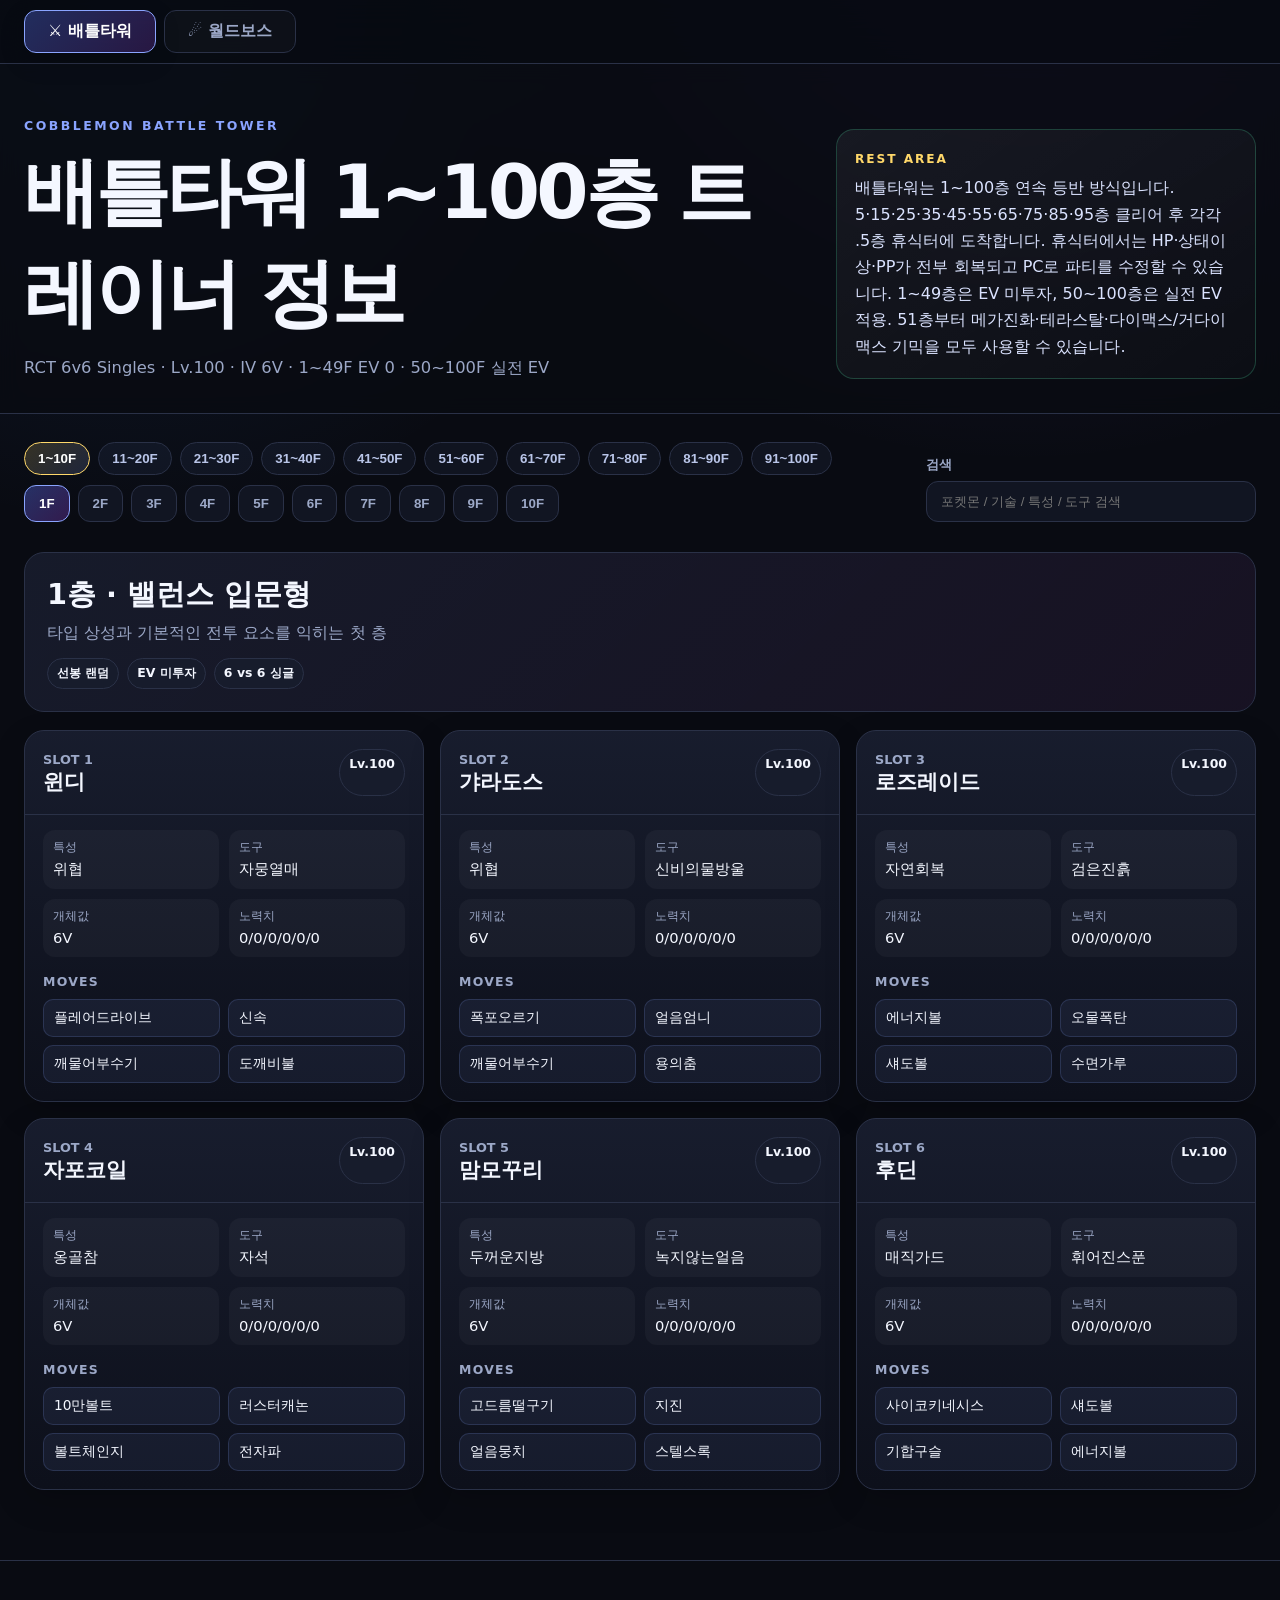
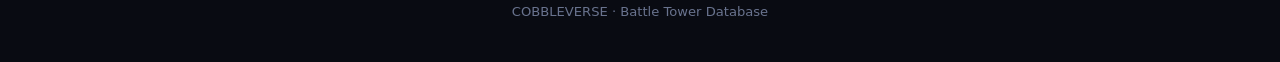
<file: index.html>
<!doctype html>
<html lang="ko">
<head>
  <meta charset="utf-8" />
  <meta name="viewport" content="width=device-width,initial-scale=1" />
  <title>COBBLEVERSE 콘텐츠 정보 · 배틀타워</title>
  <meta name="description" content="Cobblemon Battle Tower 1~100층 트레이너 파티 정보" />
  <link rel="stylesheet" href="style.css?v=20260814-content-tabs" />
</head>
<body>
  <nav class="site-tabs" aria-label="콘텐츠 선택">
    <div class="site-tabs-inner">
      <a class="site-tab active" href="index.html" aria-current="page">⚔ 배틀타워</a>
      <a class="site-tab" href="worldboss.html">☄ 월드보스</a>
    </div>
  </nav>
  <header class="hero">
    <div class="hero-inner">
      <div>
        <p class="eyebrow">COBBLEMON BATTLE TOWER</p>
        <h1>배틀타워 1~100층 트레이너 정보</h1>
        <p id="formatText" class="subtitle">불러오는 중...</p>
      </div>
      <div class="rule-stack">
        <div class="rule-card rest-rule">
          <span class="rule-label">REST AREA</span>
          <p id="restText">불러오는 중...</p>
        </div>
      </div>
    </div>
  </header>

  <main class="container">
    <section class="toolbar">
      <div class="floor-selectors">
        <div class="range-nav" id="rangeNav"></div>
        <div class="floor-nav" id="floorNav"></div>
      </div>
      <label class="search">
        <span>검색</span>
        <input id="searchInput" type="search" placeholder="포켓몬 / 기술 / 특성 / 도구 검색" />
      </label>
    </section>

    <section id="floorHeader" class="floor-header"></section>
    <section id="teamGrid" class="team-grid"></section>
    <p id="emptyMessage" class="empty" hidden>검색 결과가 없습니다.</p>
  </main>

  <footer>
    <p>COBBLEVERSE · Battle Tower Database</p>
  </footer>

  <script src="app.js?v=20260814-content-tabs"></script>
</body>
</html>
</file>
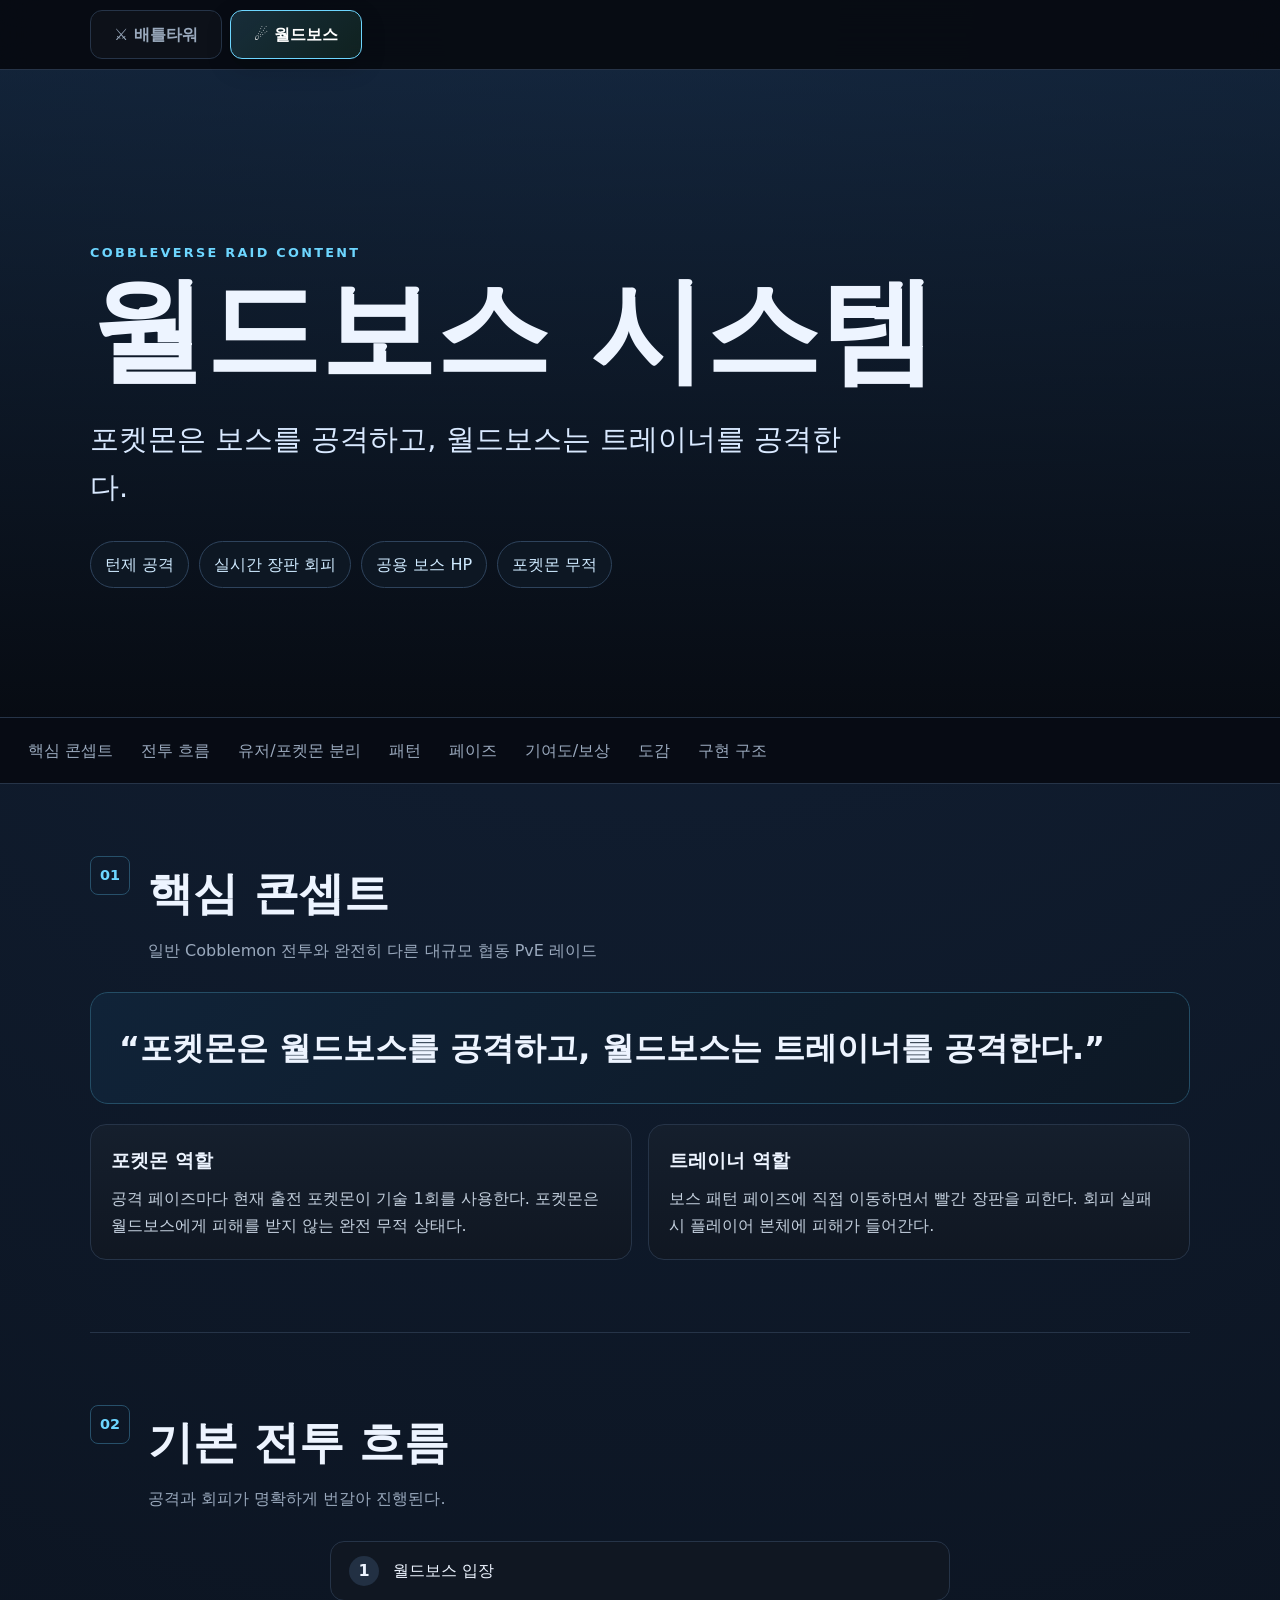
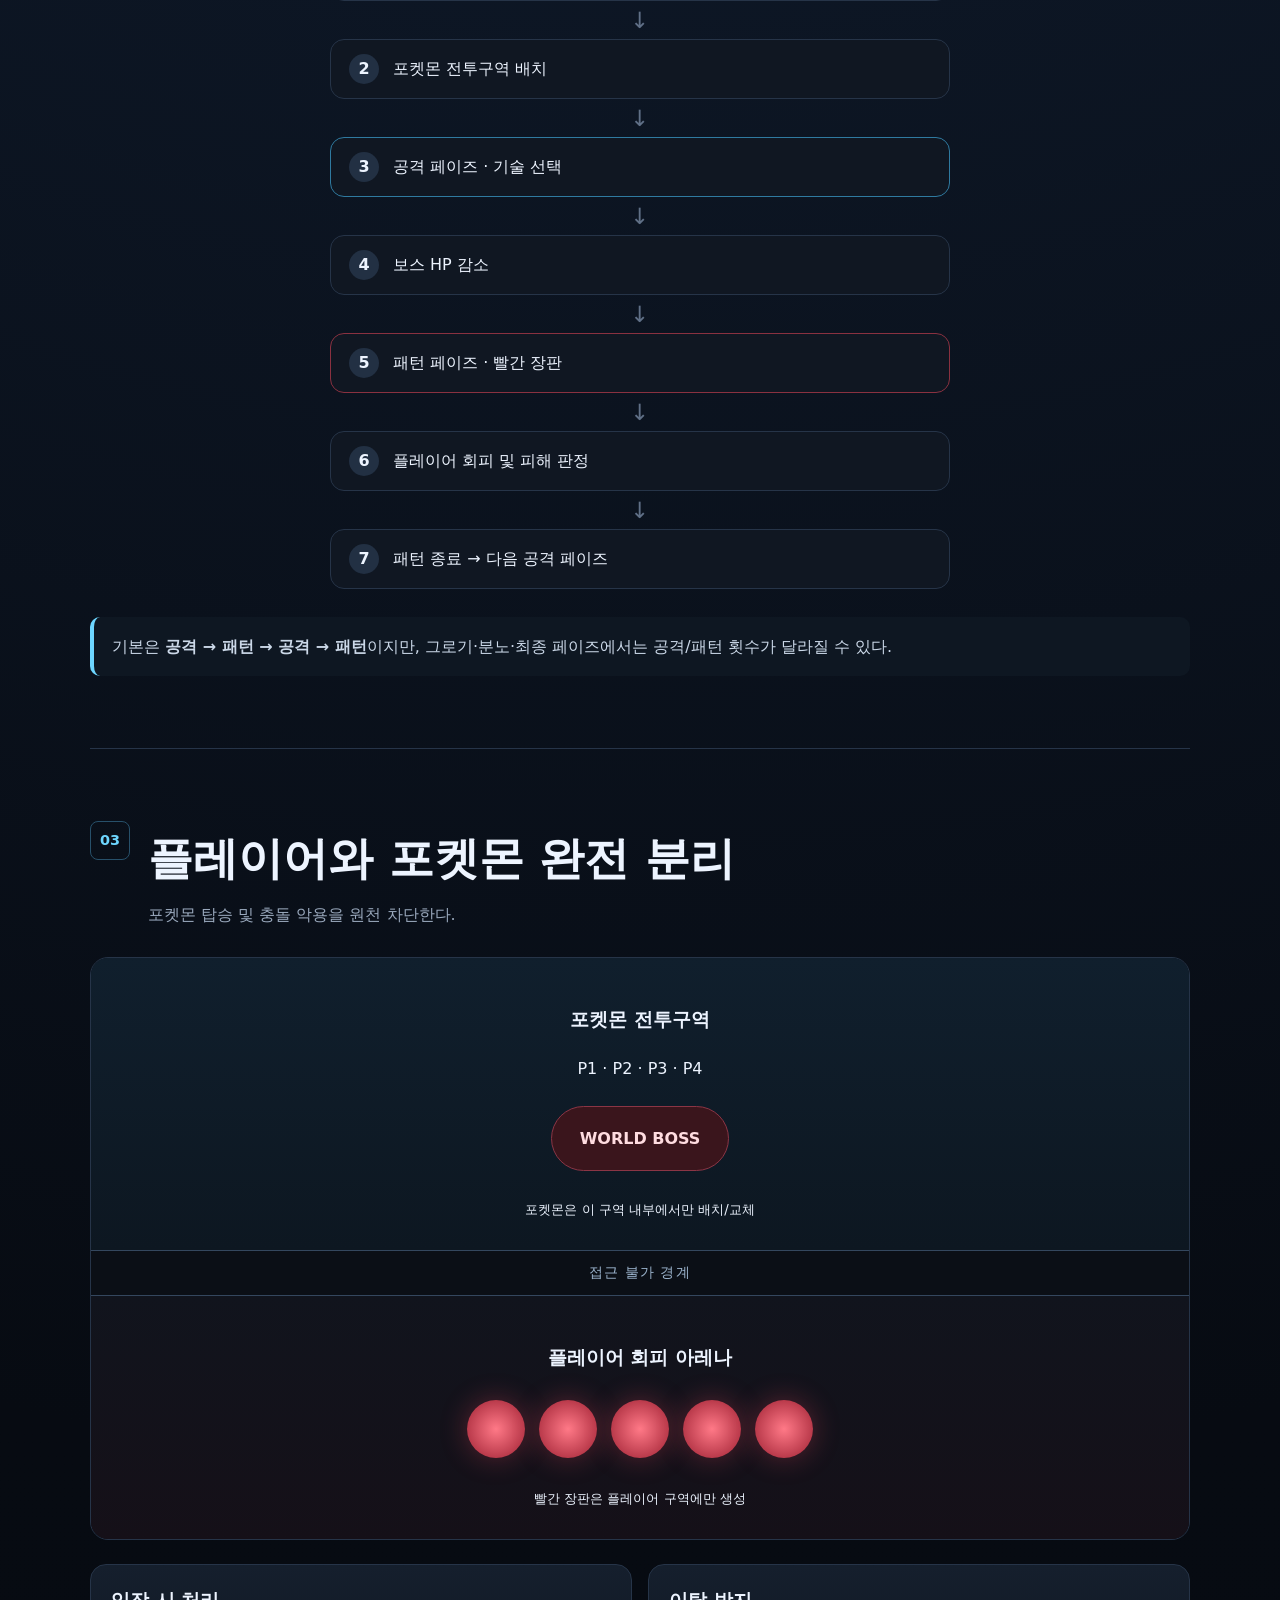
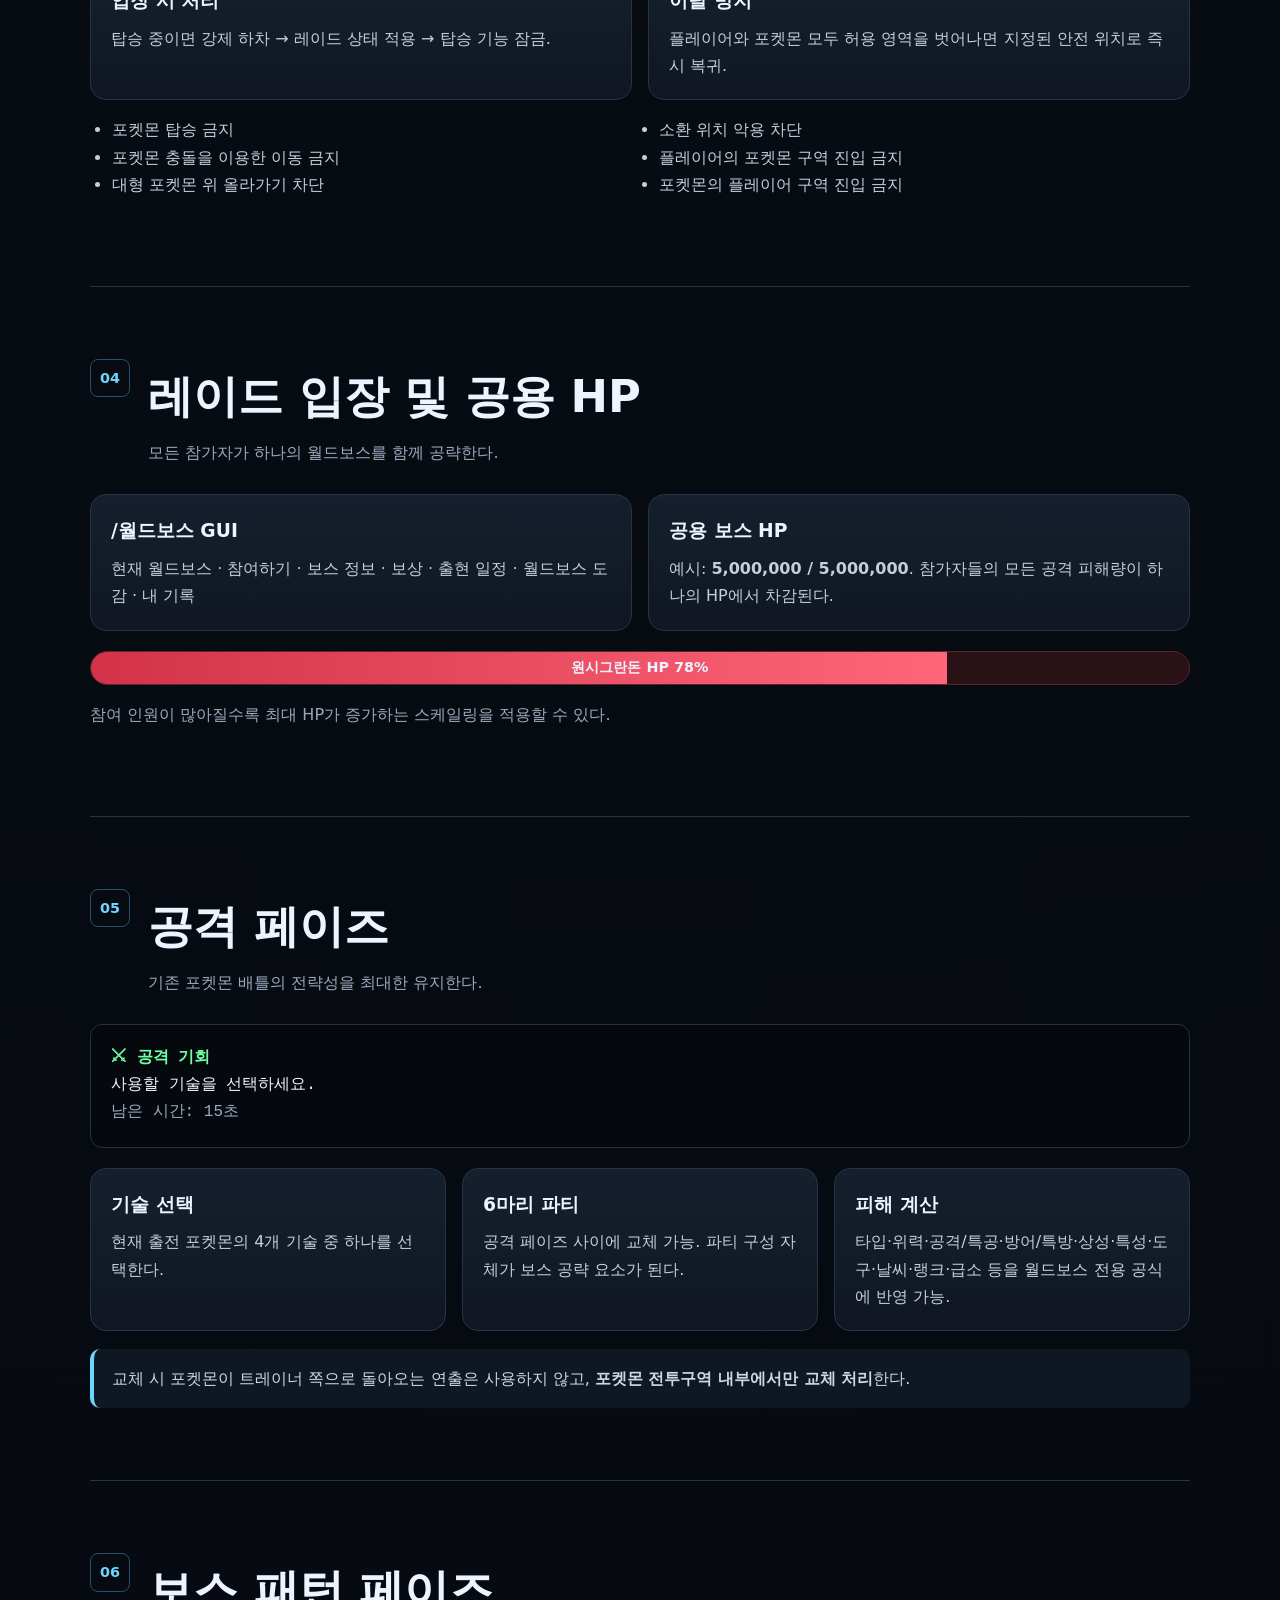
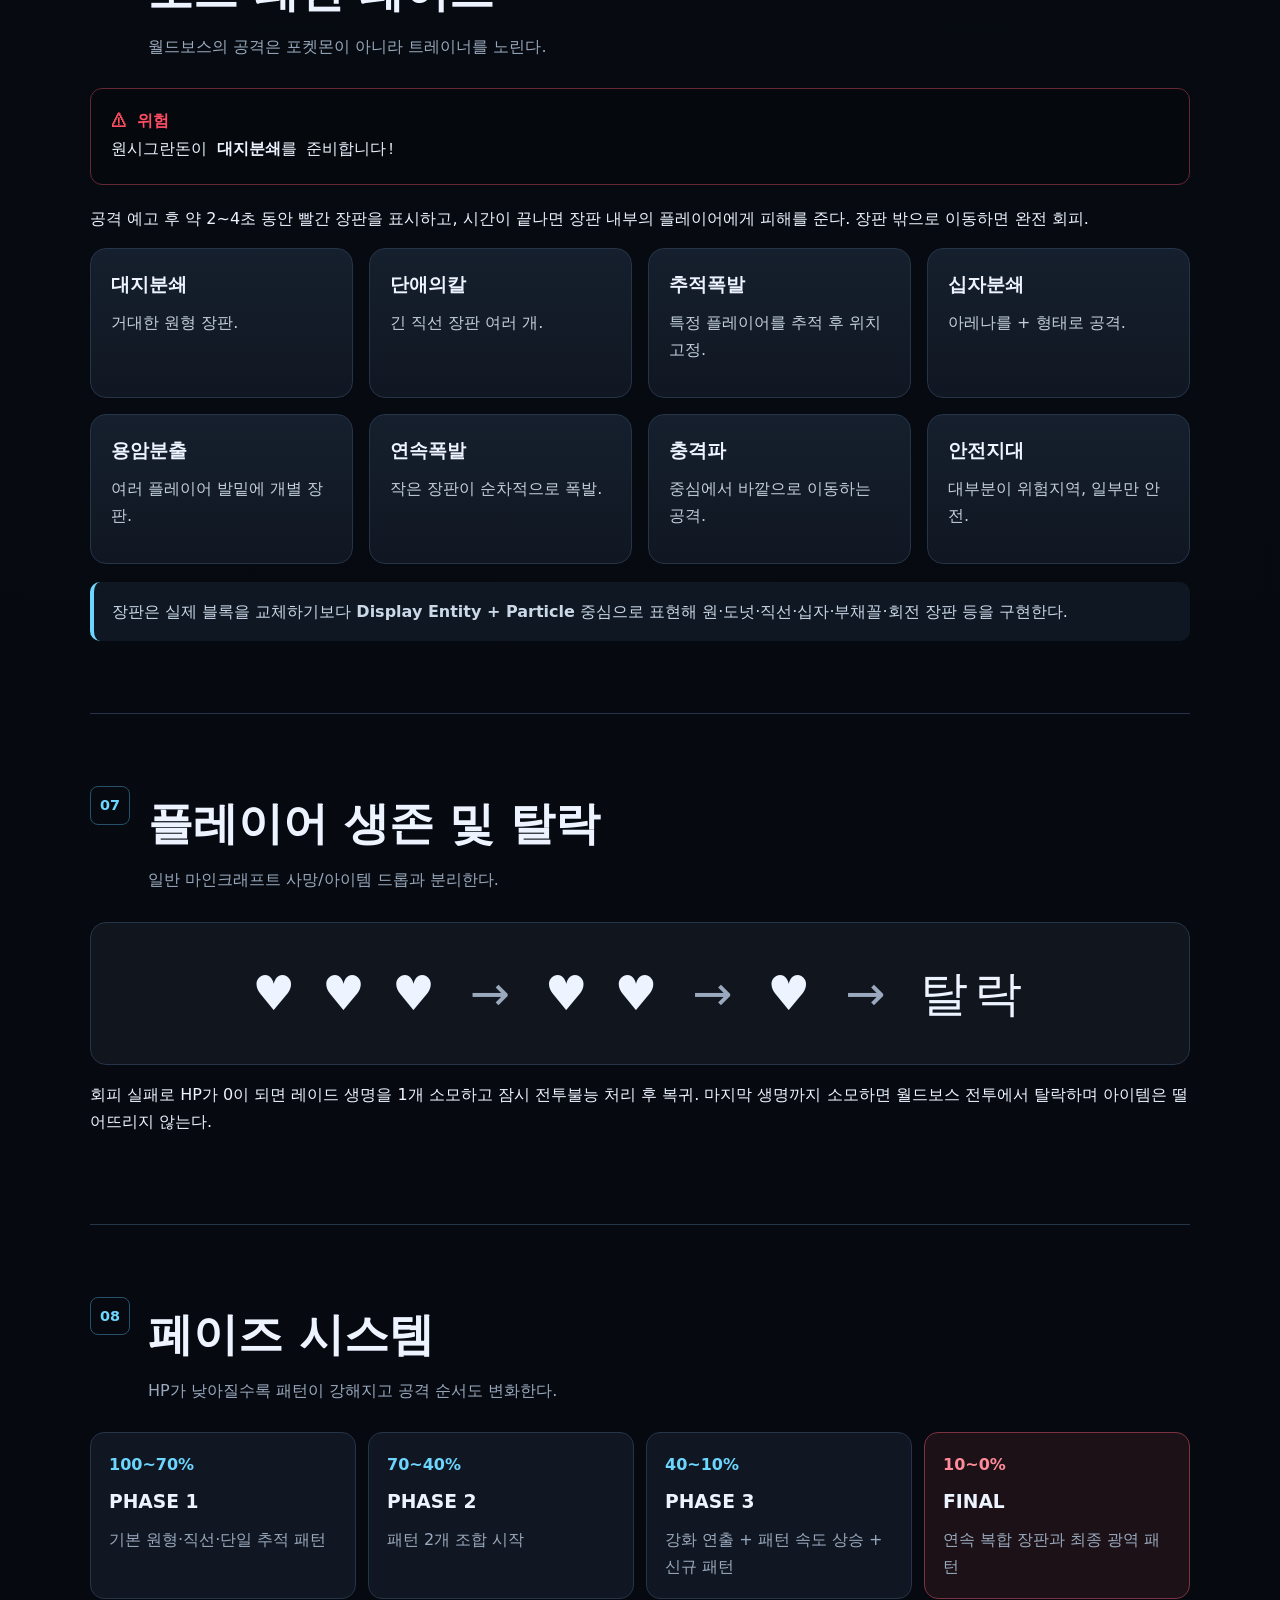
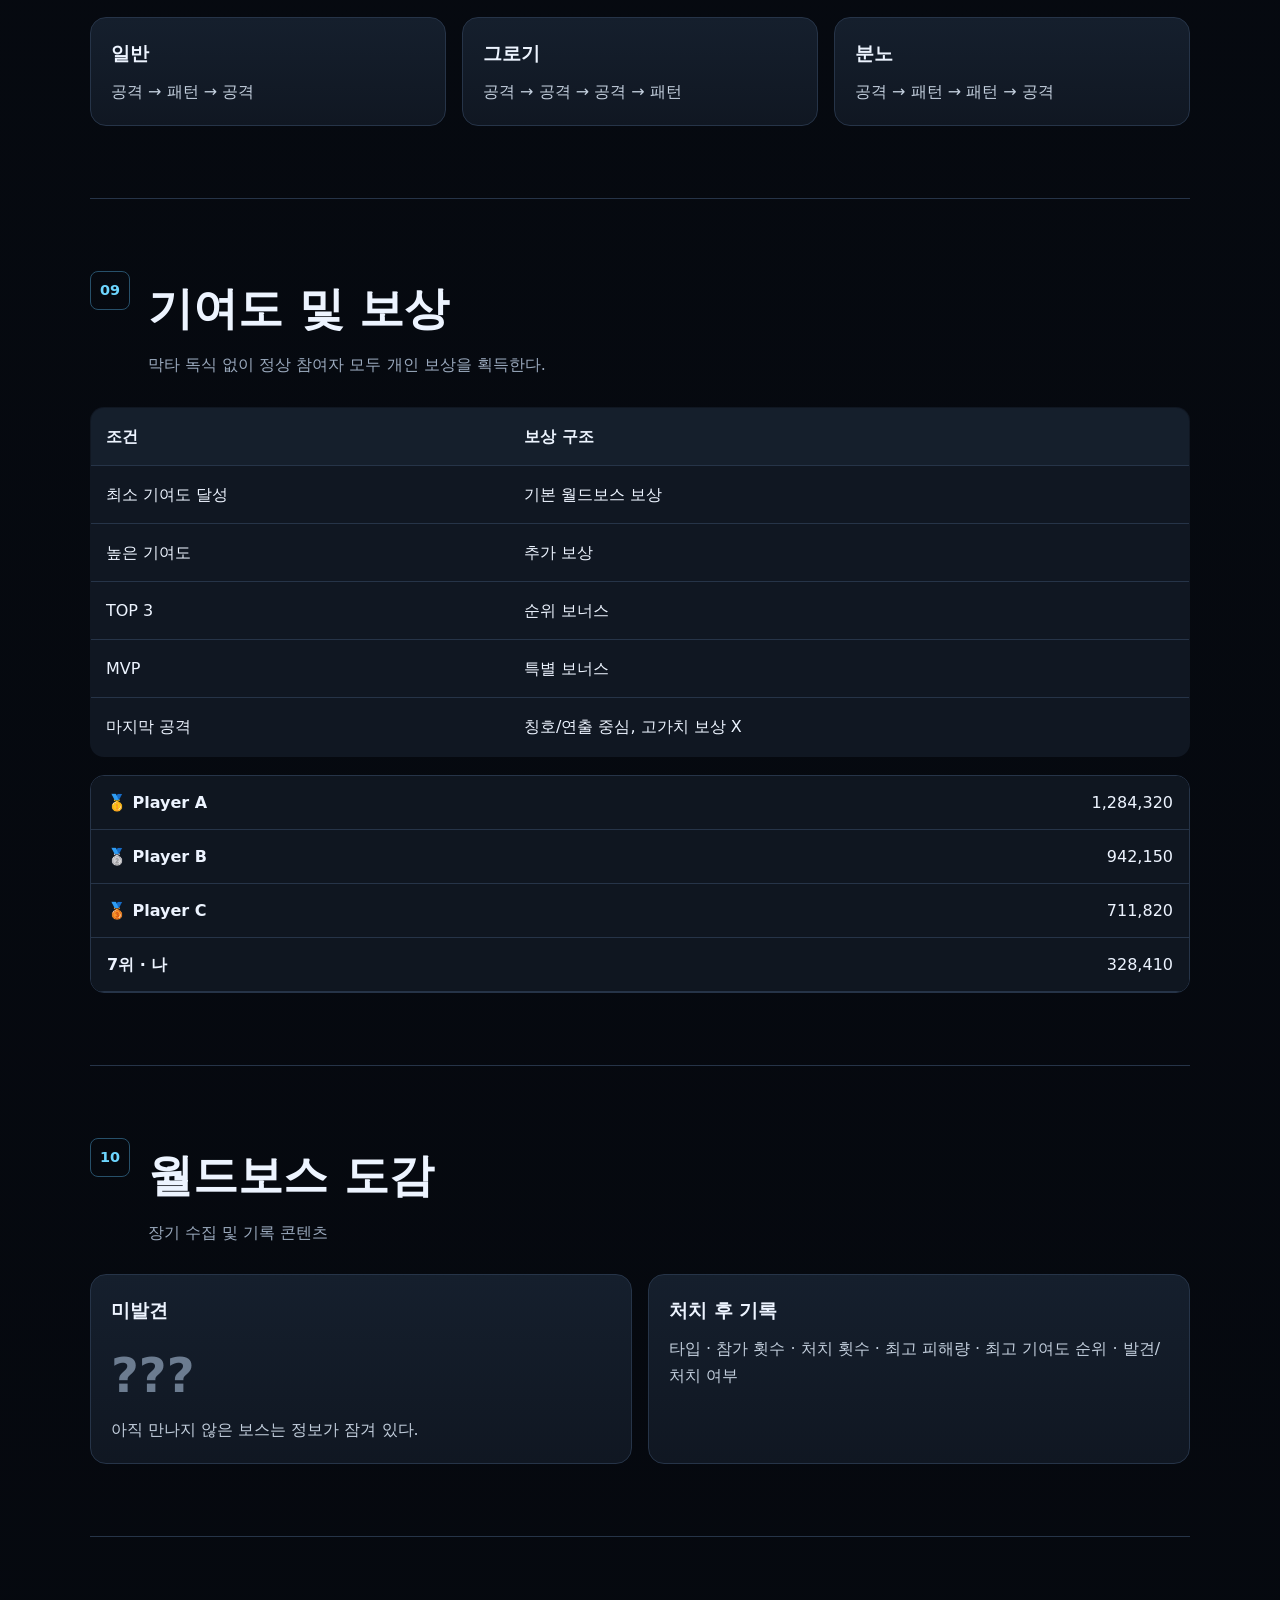
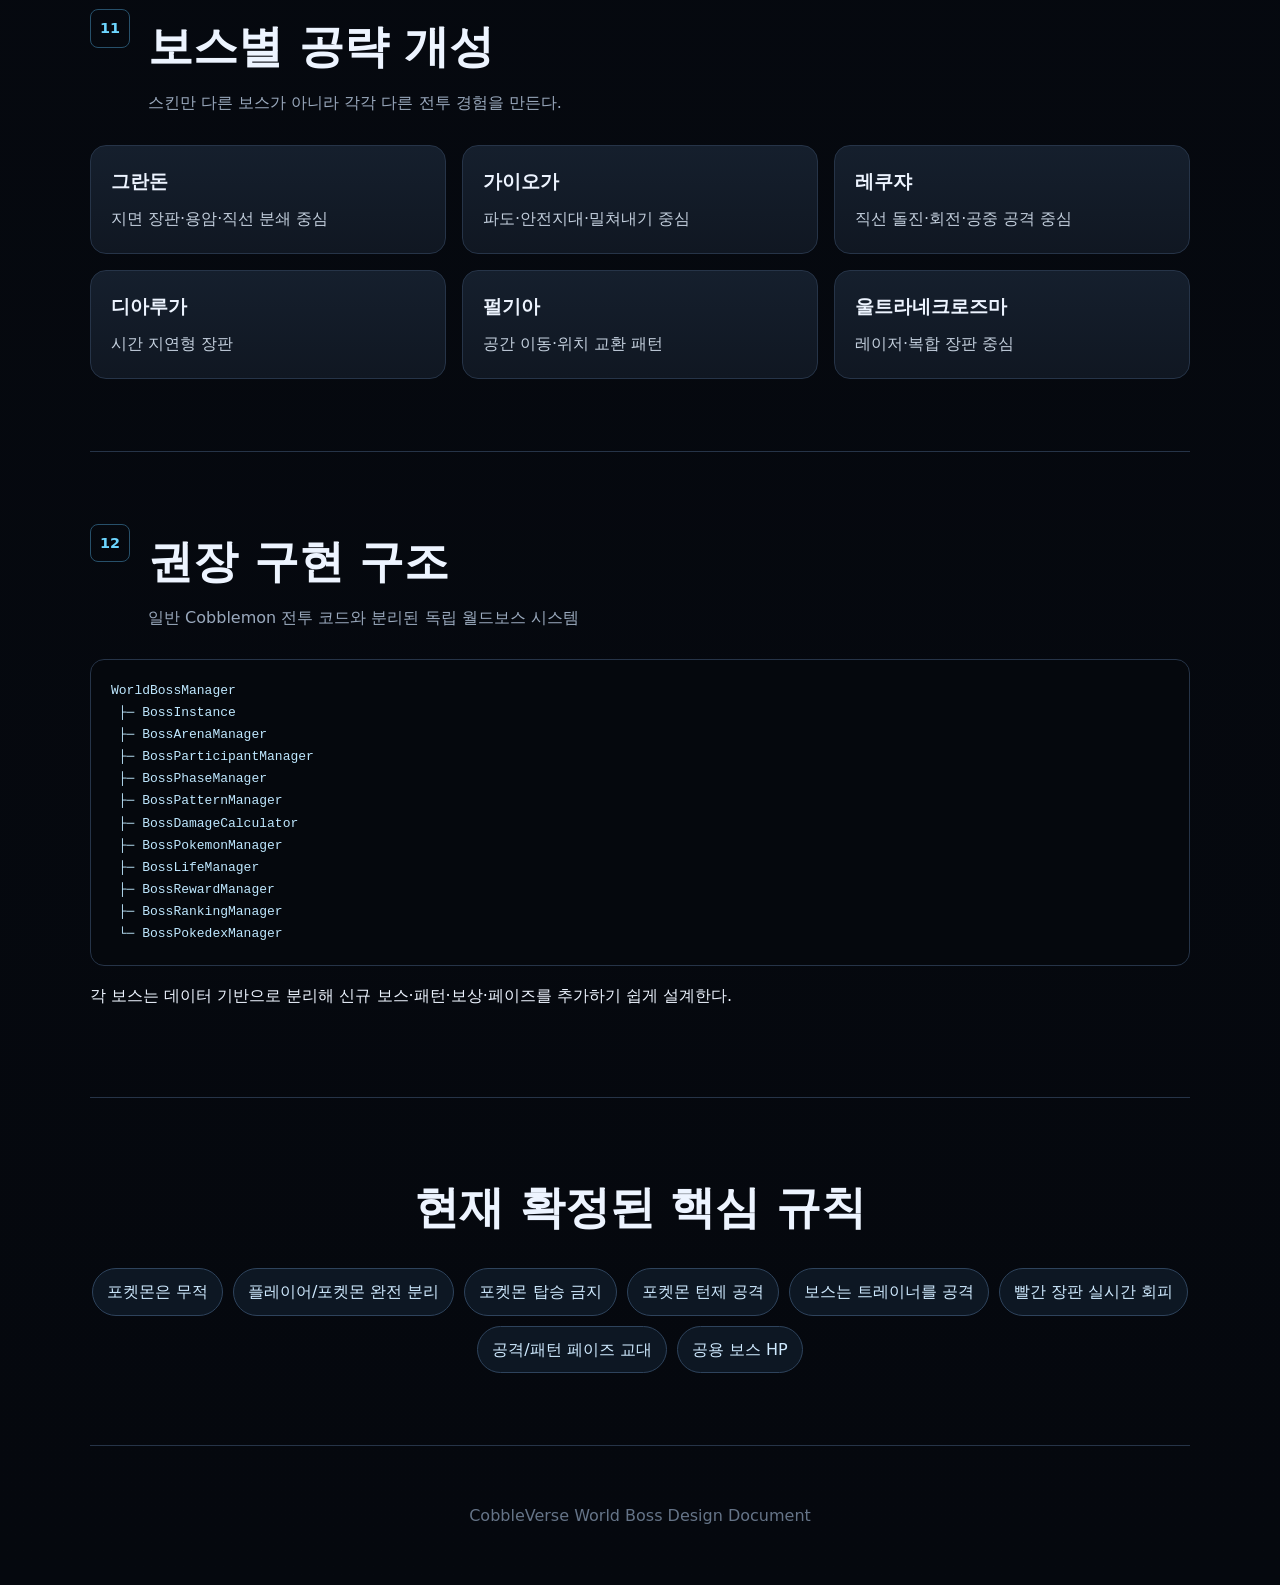
<file: worldboss.html>
<!DOCTYPE html>
<html lang="ko">
<head>
  <meta charset="UTF-8" />
  <meta name="viewport" content="width=device-width, initial-scale=1.0" />
  <title>COBBLEVERSE 콘텐츠 정보 · 월드보스</title>
  <meta name="description" content="CobbleVerse 월드보스 시스템 기획 문서" />
  <link rel="stylesheet" href="worldboss.css?v=20260814-content-tabs" />
</head>
<body>
  <nav class="site-tabs" aria-label="콘텐츠 선택">
    <div class="site-tabs-inner">
      <a class="site-tab" href="index.html">⚔ 배틀타워</a>
      <a class="site-tab active" href="worldboss.html" aria-current="page">☄ 월드보스</a>
    </div>
  </nav>
  <header class="hero">
    <div class="hero-inner">
      <p class="eyebrow">COBBLEVERSE RAID CONTENT</p>
      <h1>월드보스 시스템</h1>
      <p class="subtitle">포켓몬은 보스를 공격하고, 월드보스는 트레이너를 공격한다.</p>
      <div class="hero-tags">
        <span>턴제 공격</span><span>실시간 장판 회피</span><span>공용 보스 HP</span><span>포켓몬 무적</span>
      </div>
    </div>
  </header>

  <nav class="toc">
    <a href="#concept">핵심 콘셉트</a>
    <a href="#flow">전투 흐름</a>
    <a href="#separation">유저/포켓몬 분리</a>
    <a href="#patterns">패턴</a>
    <a href="#phases">페이즈</a>
    <a href="#rewards">기여도/보상</a>
    <a href="#pokedex">도감</a>
    <a href="#architecture">구현 구조</a>
  </nav>

  <main>
    <section id="concept" class="section">
      <div class="section-heading">
        <span class="section-index">01</span>
        <div><h2>핵심 콘셉트</h2><p>일반 Cobblemon 전투와 완전히 다른 대규모 협동 PvE 레이드</p></div>
      </div>
      <div class="quote-card">“포켓몬은 월드보스를 공격하고, 월드보스는 트레이너를 공격한다.”</div>
      <div class="grid two">
        <article class="card"><h3>포켓몬 역할</h3><p>공격 페이즈마다 현재 출전 포켓몬이 기술 1회를 사용한다. 포켓몬은 월드보스에게 피해를 받지 않는 완전 무적 상태다.</p></article>
        <article class="card"><h3>트레이너 역할</h3><p>보스 패턴 페이즈에 직접 이동하면서 빨간 장판을 피한다. 회피 실패 시 플레이어 본체에 피해가 들어간다.</p></article>
      </div>
    </section>

    <section id="flow" class="section">
      <div class="section-heading"><span class="section-index">02</span><div><h2>기본 전투 흐름</h2><p>공격과 회피가 명확하게 번갈아 진행된다.</p></div></div>
      <div class="flow">
        <div class="flow-step"><b>1</b><span>월드보스 입장</span></div><div class="arrow">↓</div>
        <div class="flow-step"><b>2</b><span>포켓몬 전투구역 배치</span></div><div class="arrow">↓</div>
        <div class="flow-step accent"><b>3</b><span>공격 페이즈 · 기술 선택</span></div><div class="arrow">↓</div>
        <div class="flow-step"><b>4</b><span>보스 HP 감소</span></div><div class="arrow">↓</div>
        <div class="flow-step danger"><b>5</b><span>패턴 페이즈 · 빨간 장판</span></div><div class="arrow">↓</div>
        <div class="flow-step"><b>6</b><span>플레이어 회피 및 피해 판정</span></div><div class="arrow">↓</div>
        <div class="flow-step"><b>7</b><span>패턴 종료 → 다음 공격 페이즈</span></div>
      </div>
      <div class="note">기본은 <strong>공격 → 패턴 → 공격 → 패턴</strong>이지만, 그로기·분노·최종 페이즈에서는 공격/패턴 횟수가 달라질 수 있다.</div>
    </section>

    <section id="separation" class="section">
      <div class="section-heading"><span class="section-index">03</span><div><h2>플레이어와 포켓몬 완전 분리</h2><p>포켓몬 탑승 및 충돌 악용을 원천 차단한다.</p></div></div>
      <div class="arena-diagram">
        <div class="zone pokemon-zone"><h3>포켓몬 전투구역</h3><p>P1 · P2 · P3 · P4</p><div class="boss">WORLD BOSS</div><small>포켓몬은 이 구역 내부에서만 배치/교체</small></div>
        <div class="barrier">접근 불가 경계</div>
        <div class="zone player-zone"><h3>플레이어 회피 아레나</h3><div class="hazards"><span></span><span></span><span></span><span></span><span></span></div><small>빨간 장판은 플레이어 구역에만 생성</small></div>
      </div>
      <div class="grid two">
        <article class="card"><h3>입장 시 처리</h3><p>탑승 중이면 강제 하차 → 레이드 상태 적용 → 탑승 기능 잠금.</p></article>
        <article class="card"><h3>이탈 방지</h3><p>플레이어와 포켓몬 모두 허용 영역을 벗어나면 지정된 안전 위치로 즉시 복귀.</p></article>
      </div>
      <ul class="rules">
        <li>포켓몬 탑승 금지</li><li>포켓몬 충돌을 이용한 이동 금지</li><li>대형 포켓몬 위 올라가기 차단</li><li>소환 위치 악용 차단</li><li>플레이어의 포켓몬 구역 진입 금지</li><li>포켓몬의 플레이어 구역 진입 금지</li>
      </ul>
    </section>

    <section class="section">
      <div class="section-heading"><span class="section-index">04</span><div><h2>레이드 입장 및 공용 HP</h2><p>모든 참가자가 하나의 월드보스를 함께 공략한다.</p></div></div>
      <div class="grid two">
        <article class="card"><h3>/월드보스 GUI</h3><p>현재 월드보스 · 참여하기 · 보스 정보 · 보상 · 출현 일정 · 월드보스 도감 · 내 기록</p></article>
        <article class="card"><h3>공용 보스 HP</h3><p>예시: <strong>5,000,000 / 5,000,000</strong>. 참가자들의 모든 공격 피해량이 하나의 HP에서 차감된다.</p></article>
      </div>
      <div class="hp-demo"><span style="width:78%"></span><b>원시그란돈 HP 78%</b></div>
      <p class="muted">참여 인원이 많아질수록 최대 HP가 증가하는 스케일링을 적용할 수 있다.</p>
    </section>

    <section class="section">
      <div class="section-heading"><span class="section-index">05</span><div><h2>공격 페이즈</h2><p>기존 포켓몬 배틀의 전략성을 최대한 유지한다.</p></div></div>
      <div class="terminal"><span class="green">⚔ 공격 기회</span><br>사용할 기술을 선택하세요.<br><span class="muted">남은 시간: 15초</span></div>
      <div class="grid three">
        <article class="card"><h3>기술 선택</h3><p>현재 출전 포켓몬의 4개 기술 중 하나를 선택한다.</p></article>
        <article class="card"><h3>6마리 파티</h3><p>공격 페이즈 사이에 교체 가능. 파티 구성 자체가 보스 공략 요소가 된다.</p></article>
        <article class="card"><h3>피해 계산</h3><p>타입·위력·공격/특공·방어/특방·상성·특성·도구·날씨·랭크·급소 등을 월드보스 전용 공식에 반영 가능.</p></article>
      </div>
      <div class="note">교체 시 포켓몬이 트레이너 쪽으로 돌아오는 연출은 사용하지 않고, <strong>포켓몬 전투구역 내부에서만 교체 처리</strong>한다.</div>
    </section>

    <section id="patterns" class="section">
      <div class="section-heading"><span class="section-index">06</span><div><h2>보스 패턴 페이즈</h2><p>월드보스의 공격은 포켓몬이 아니라 트레이너를 노린다.</p></div></div>
      <div class="terminal danger-box"><span class="red">⚠ 위험</span><br>원시그란돈이 <strong>대지분쇄</strong>를 준비합니다!</div>
      <p>공격 예고 후 약 2~4초 동안 빨간 장판을 표시하고, 시간이 끝나면 장판 내부의 플레이어에게 피해를 준다. 장판 밖으로 이동하면 완전 회피.</p>
      <div class="grid four pattern-grid">
        <article class="card"><h3>대지분쇄</h3><p>거대한 원형 장판.</p></article>
        <article class="card"><h3>단애의칼</h3><p>긴 직선 장판 여러 개.</p></article>
        <article class="card"><h3>추적폭발</h3><p>특정 플레이어를 추적 후 위치 고정.</p></article>
        <article class="card"><h3>십자분쇄</h3><p>아레나를 + 형태로 공격.</p></article>
        <article class="card"><h3>용암분출</h3><p>여러 플레이어 발밑에 개별 장판.</p></article>
        <article class="card"><h3>연속폭발</h3><p>작은 장판이 순차적으로 폭발.</p></article>
        <article class="card"><h3>충격파</h3><p>중심에서 바깥으로 이동하는 공격.</p></article>
        <article class="card"><h3>안전지대</h3><p>대부분이 위험지역, 일부만 안전.</p></article>
      </div>
      <div class="note">장판은 실제 블록을 교체하기보다 <strong>Display Entity + Particle</strong> 중심으로 표현해 원·도넛·직선·십자·부채꼴·회전 장판 등을 구현한다.</div>
    </section>

    <section class="section">
      <div class="section-heading"><span class="section-index">07</span><div><h2>플레이어 생존 및 탈락</h2><p>일반 마인크래프트 사망/아이템 드롭과 분리한다.</p></div></div>
      <div class="life">♥ ♥ ♥ <span>→</span> ♥ ♥ <span>→</span> ♥ <span>→</span> 탈락</div>
      <p>회피 실패로 HP가 0이 되면 레이드 생명을 1개 소모하고 잠시 전투불능 처리 후 복귀. 마지막 생명까지 소모하면 월드보스 전투에서 탈락하며 아이템은 떨어뜨리지 않는다.</p>
    </section>

    <section id="phases" class="section">
      <div class="section-heading"><span class="section-index">08</span><div><h2>페이즈 시스템</h2><p>HP가 낮아질수록 패턴이 강해지고 공격 순서도 변화한다.</p></div></div>
      <div class="phase-list">
        <div class="phase"><span>100~70%</span><h3>PHASE 1</h3><p>기본 원형·직선·단일 추적 패턴</p></div>
        <div class="phase"><span>70~40%</span><h3>PHASE 2</h3><p>패턴 2개 조합 시작</p></div>
        <div class="phase"><span>40~10%</span><h3>PHASE 3</h3><p>강화 연출 + 패턴 속도 상승 + 신규 패턴</p></div>
        <div class="phase final"><span>10~0%</span><h3>FINAL</h3><p>연속 복합 장판과 최종 광역 패턴</p></div>
      </div>
      <div class="grid three">
        <article class="card"><h3>일반</h3><p>공격 → 패턴 → 공격</p></article>
        <article class="card"><h3>그로기</h3><p>공격 → 공격 → 공격 → 패턴</p></article>
        <article class="card"><h3>분노</h3><p>공격 → 패턴 → 패턴 → 공격</p></article>
      </div>
    </section>

    <section id="rewards" class="section">
      <div class="section-heading"><span class="section-index">09</span><div><h2>기여도 및 보상</h2><p>막타 독식 없이 정상 참여자 모두 개인 보상을 획득한다.</p></div></div>
      <table>
        <thead><tr><th>조건</th><th>보상 구조</th></tr></thead>
        <tbody>
          <tr><td>최소 기여도 달성</td><td>기본 월드보스 보상</td></tr>
          <tr><td>높은 기여도</td><td>추가 보상</td></tr>
          <tr><td>TOP 3</td><td>순위 보너스</td></tr>
          <tr><td>MVP</td><td>특별 보너스</td></tr>
          <tr><td>마지막 공격</td><td>칭호/연출 중심, 고가치 보상 X</td></tr>
        </tbody>
      </table>
      <div class="ranking">
        <div><b>🥇 Player A</b><span>1,284,320</span></div>
        <div><b>🥈 Player B</b><span>942,150</span></div>
        <div><b>🥉 Player C</b><span>711,820</span></div>
        <div><b>7위 · 나</b><span>328,410</span></div>
      </div>
    </section>

    <section id="pokedex" class="section">
      <div class="section-heading"><span class="section-index">10</span><div><h2>월드보스 도감</h2><p>장기 수집 및 기록 콘텐츠</p></div></div>
      <div class="grid two">
        <article class="card"><h3>미발견</h3><p class="unknown">???</p><p>아직 만나지 않은 보스는 정보가 잠겨 있다.</p></article>
        <article class="card"><h3>처치 후 기록</h3><p>타입 · 참가 횟수 · 처치 횟수 · 최고 피해량 · 최고 기여도 순위 · 발견/처치 여부</p></article>
      </div>
    </section>

    <section class="section">
      <div class="section-heading"><span class="section-index">11</span><div><h2>보스별 공략 개성</h2><p>스킨만 다른 보스가 아니라 각각 다른 전투 경험을 만든다.</p></div></div>
      <div class="grid three">
        <article class="card"><h3>그란돈</h3><p>지면 장판·용암·직선 분쇄 중심</p></article>
        <article class="card"><h3>가이오가</h3><p>파도·안전지대·밀쳐내기 중심</p></article>
        <article class="card"><h3>레쿠쟈</h3><p>직선 돌진·회전·공중 공격 중심</p></article>
        <article class="card"><h3>디아루가</h3><p>시간 지연형 장판</p></article>
        <article class="card"><h3>펄기아</h3><p>공간 이동·위치 교환 패턴</p></article>
        <article class="card"><h3>울트라네크로즈마</h3><p>레이저·복합 장판 중심</p></article>
      </div>
    </section>

    <section id="architecture" class="section">
      <div class="section-heading"><span class="section-index">12</span><div><h2>권장 구현 구조</h2><p>일반 Cobblemon 전투 코드와 분리된 독립 월드보스 시스템</p></div></div>
      <pre><code>WorldBossManager
 ├─ BossInstance
 ├─ BossArenaManager
 ├─ BossParticipantManager
 ├─ BossPhaseManager
 ├─ BossPatternManager
 ├─ BossDamageCalculator
 ├─ BossPokemonManager
 ├─ BossLifeManager
 ├─ BossRewardManager
 ├─ BossRankingManager
 └─ BossPokedexManager</code></pre>
      <p>각 보스는 데이터 기반으로 분리해 신규 보스·패턴·보상·페이즈를 추가하기 쉽게 설계한다.</p>
    </section>

    <section class="section final-summary">
      <h2>현재 확정된 핵심 규칙</h2>
      <div class="summary-grid">
        <span>포켓몬은 무적</span><span>플레이어/포켓몬 완전 분리</span><span>포켓몬 탑승 금지</span><span>포켓몬 턴제 공격</span><span>보스는 트레이너를 공격</span><span>빨간 장판 실시간 회피</span><span>공격/패턴 페이즈 교대</span><span>공용 보스 HP</span>
      </div>
    </section>
  </main>

  <footer>
    <p>CobbleVerse World Boss Design Document</p>
  </footer>
</body>
</html>
</file>
<file: style.css>
:root {
  --bg: #090b12;
  --panel: #111522;
  --panel2: #171c2c;
  --line: #2a3147;
  --text: #f4f7ff;
  --muted: #9ca8c7;
  --accent: #8aa4ff;
  --accent2: #d46bff;
  --gold: #ffd86a;
  --danger: #ff718b;
}
* { box-sizing: border-box; }
html { scroll-behavior: smooth; }
body {
  margin: 0;
  font-family: Inter, Pretendard, "Noto Sans KR", system-ui, sans-serif;
  color: var(--text);
  background:
    radial-gradient(circle at 80% -10%, rgba(130, 86, 255, .22), transparent 30%),
    radial-gradient(circle at 10% 0%, rgba(59, 130, 246, .15), transparent 26%),
    var(--bg);
}
.hero {
  border-bottom: 1px solid var(--line);
  background: rgba(9,11,18,.82);
  backdrop-filter: blur(10px);
}
.hero-inner {
  max-width: 1280px;
  margin: auto;
  padding: 54px 24px 34px;
  display: grid;
  grid-template-columns: 1fr minmax(260px, 420px);
  gap: 28px;
  align-items: end;
}
.eyebrow {
  margin: 0 0 10px;
  color: var(--accent);
  letter-spacing: .2em;
  font-size: .78rem;
  font-weight: 800;
}
h1 {
  margin: 0;
  font-size: clamp(2.2rem, 6vw, 4.7rem);
  letter-spacing: -.05em;
}
.subtitle { color: var(--muted); margin: 12px 0 0; font-size: 1.02rem; }
.rule-stack { display: grid; gap: 12px; }
.rule-card {
  border: 1px solid var(--line);
  background: linear-gradient(145deg, rgba(255,255,255,.055), rgba(255,255,255,.015));
  padding: 18px;
  border-radius: 18px;
}
.rule-card p { margin: 8px 0 0; color: #dbe3ff; line-height: 1.65; }
.rule-label { color: var(--gold); font-size: .76rem; letter-spacing: .16em; font-weight: 900; }
.container { max-width: 1280px; margin: auto; padding: 28px 24px 70px; }
.toolbar {
  display: flex;
  gap: 18px;
  justify-content: space-between;
  align-items: end;
  flex-wrap: wrap;
}

.floor-selectors {
  display: grid;
  gap: 10px;
}
.range-nav {
  display: flex;
  flex-wrap: wrap;
  gap: 8px;
}
.range-btn {
  border: 1px solid var(--line);
  background: rgba(138,164,255,.06);
  color: #b9c5e8;
  border-radius: 999px;
  padding: 8px 13px;
  font-weight: 900;
  cursor: pointer;
}
.range-btn:hover {
  border-color: var(--accent);
  color: white;
}
.range-btn.active {
  color: #fff;
  border-color: var(--gold);
  background: linear-gradient(135deg, rgba(255,216,106,.18), rgba(138,164,255,.16));
}

.floor-nav { display: flex; gap: 8px; flex-wrap: wrap; }
.floor-btn {
  border: 1px solid var(--line);
  background: var(--panel);
  color: var(--muted);
  border-radius: 12px;
  padding: 10px 14px;
  font-weight: 800;
  cursor: pointer;
}
.floor-btn:hover { border-color: var(--accent); color: white; }
.floor-btn.active {
  color: #fff;
  border-color: var(--accent);
  background: linear-gradient(135deg, rgba(92,119,255,.35), rgba(173,74,255,.25));
}
.search { display: grid; gap: 7px; min-width: min(100%, 330px); color: var(--muted); font-size: .82rem; font-weight: 700; }
.search input {
  width: 100%;
  padding: 12px 14px;
  border: 1px solid var(--line);
  background: var(--panel);
  color: white;
  border-radius: 12px;
  outline: none;
}
.search input:focus { border-color: var(--accent); }
.floor-header {
  margin: 30px 0 18px;
  padding: 22px;
  border: 1px solid var(--line);
  background: linear-gradient(135deg, rgba(138,164,255,.10), rgba(212,107,255,.07));
  border-radius: 20px;
}
.floor-header h2 { margin: 0 0 8px; font-size: 1.8rem; }
.floor-header p { margin: 5px 0; color: var(--muted); }
.badges { display: flex; flex-wrap: wrap; gap: 8px; margin-top: 14px; }
.badge {
  font-size: .78rem;
  font-weight: 800;
  padding: 6px 9px;
  border-radius: 999px;
  background: var(--panel2);
  border: 1px solid var(--line);
}
.badge.boss { color: #fff2b8; border-color: #786a36; }
.badge.rest { color: #b9ffe0; border-color: #2d7b5f; background: rgba(45,123,95,.15); }
.rest-rule { border-color: rgba(65, 190, 140, .28); }
.team-grid {
  display: grid;
  grid-template-columns: repeat(3, minmax(0, 1fr));
  gap: 16px;
}
.poke-card {
  min-width: 0;
  border: 1px solid var(--line);
  border-radius: 20px;
  overflow: hidden;
  background: linear-gradient(180deg, rgba(24,29,46,.97), rgba(13,16,27,.97));
  box-shadow: 0 12px 32px rgba(0,0,0,.17);
}
.card-top {
  display: flex;
  justify-content: space-between;
  gap: 12px;
  padding: 18px;
  border-bottom: 1px solid var(--line);
}
.poke-name { margin: 0; font-size: 1.3rem; }
.slot { color: var(--muted); font-size: .8rem; font-weight: 800; }
.info { display: grid; grid-template-columns: 1fr 1fr; gap: 10px; padding: 15px 18px 5px; }
.info-item {
  min-width: 0;
  padding: 10px;
  border-radius: 12px;
  background: rgba(255,255,255,.035);
}
.info-label { display: block; color: var(--muted); font-size: .72rem; margin-bottom: 4px; }
.info-value { font-size: .92rem; overflow-wrap: anywhere; }
.moves { padding: 12px 18px 18px; }
.moves h4 { margin: 0 0 10px; color: var(--muted); font-size: .78rem; text-transform: uppercase; letter-spacing: .1em; }
.move-list { display: grid; grid-template-columns: 1fr 1fr; gap: 8px; }
.move {
  padding: 9px 10px;
  background: rgba(138,164,255,.08);
  border: 1px solid rgba(138,164,255,.17);
  border-radius: 10px;
  font-size: .86rem;
}
.empty { text-align: center; color: var(--muted); padding: 50px 0; }
footer { border-top: 1px solid var(--line); text-align: center; padding: 30px; color: #69738e; font-size: .82rem; }
@media (max-width: 920px) {
  .hero-inner { grid-template-columns: 1fr; }
  .team-grid { grid-template-columns: repeat(2, minmax(0,1fr)); }
}
@media (max-width: 620px) {
  .hero-inner { padding-top: 34px; }
  .container { padding-inline: 14px; }
  .team-grid { grid-template-columns: 1fr; }
  .toolbar { align-items: stretch; }
  .search { width: 100%; }
}

.badge.ev-live {
  color: #ffd7f6;
  border-color: #b95aa5;
  background: rgba(185,90,165,.16);
}

.badge.gimmick-live {
  color: #d9f7ff;
  border-color: #3a8ea6;
  background: rgba(58,142,166,.16);
}
.mechanic-item {
  grid-column: 1 / -1;
  border-color: rgba(212,107,255,.22);
}
.mechanic-value {
  color: #f0c8ff;
  font-weight: 800;
}

/* COBBLEVERSE content tabs */
.site-tabs {
  position: sticky;
  top: 0;
  z-index: 100;
  border-bottom: 1px solid var(--line);
  background: rgba(7, 10, 17, .92);
  backdrop-filter: blur(16px);
}
.site-tabs-inner {
  max-width: 1280px;
  margin: 0 auto;
  display: flex;
  gap: 8px;
  padding: 10px 24px;
}
.site-tab {
  display: inline-flex;
  align-items: center;
  justify-content: center;
  min-width: 132px;
  padding: 10px 16px;
  border: 1px solid var(--line);
  border-radius: 12px;
  color: var(--muted);
  background: rgba(255,255,255,.025);
  text-decoration: none;
  font-weight: 900;
  transition: .18s ease;
}
.site-tab:hover { color: #fff; border-color: var(--accent); transform: translateY(-1px); }
.site-tab.active {
  color: #fff;
  border-color: var(--accent);
  background: linear-gradient(135deg, rgba(92,119,255,.32), rgba(173,74,255,.20));
  box-shadow: 0 8px 26px rgba(0,0,0,.16);
}
@media (max-width: 620px) {
  .site-tabs-inner { padding: 8px 12px; }
  .site-tab { flex: 1; min-width: 0; padding: 9px 10px; font-size: .9rem; }
}
</file>
<file: worldboss.css>
:root{--bg:#070b12;--panel:#101722;--panel2:#151f2d;--text:#edf4ff;--muted:#9aa9bd;--line:#263448;--accent:#6dd6ff;--accent2:#70ffa5;--danger:#ff4d63;--gold:#ffd66d}
*{box-sizing:border-box}html{scroll-behavior:smooth}body{margin:0;font-family:Inter,system-ui,-apple-system,BlinkMacSystemFont,"Segoe UI","Noto Sans KR",sans-serif;background:radial-gradient(circle at top,#132238 0,#070b12 32%,#05080e 100%);color:var(--text);line-height:1.7}.hero{min-height:72vh;display:grid;place-items:center;padding:80px 24px 50px;border-bottom:1px solid var(--line);background:linear-gradient(180deg,rgba(20,41,65,.5),rgba(7,11,18,.96))}.hero-inner{width:min(1100px,100%)}.eyebrow{letter-spacing:.18em;color:var(--accent);font-size:.8rem;font-weight:800}.hero h1{font-size:clamp(3rem,9vw,7.5rem);line-height:.95;margin:.08em 0}.subtitle{font-size:clamp(1.1rem,2.5vw,1.8rem);max-width:760px;color:#d9e9ff}.hero-tags{display:flex;gap:10px;flex-wrap:wrap;margin-top:28px}.hero-tags span,.summary-grid span{padding:9px 14px;border:1px solid #2e435c;border-radius:999px;background:#0d1723;color:#cfeaff}.toc{position:sticky;top:0;z-index:10;display:flex;gap:8px;overflow-x:auto;padding:12px 18px;background:rgba(7,11,18,.9);backdrop-filter:blur(14px);border-bottom:1px solid var(--line)}.toc a{white-space:nowrap;text-decoration:none;color:var(--muted);padding:7px 10px;border-radius:8px}.toc a:hover{color:white;background:#121d2a}main{width:min(1100px,calc(100% - 32px));margin:auto}.section{padding:72px 0;border-bottom:1px solid var(--line)}.section-heading{display:flex;gap:18px;align-items:flex-start;margin-bottom:28px}.section-index{font-weight:900;font-size:.9rem;color:var(--accent);border:1px solid #27506a;border-radius:8px;padding:6px 9px}.section h2{font-size:clamp(1.8rem,4vw,2.8rem);margin:0 0 4px}.section-heading p{margin:0;color:var(--muted)}.quote-card{font-size:clamp(1.3rem,3vw,2rem);font-weight:800;padding:28px;border:1px solid #244d65;border-radius:18px;background:linear-gradient(135deg,#102338,#0d1825);margin-bottom:20px}.grid{display:grid;gap:16px}.grid.two{grid-template-columns:repeat(2,1fr)}.grid.three{grid-template-columns:repeat(3,1fr)}.grid.four{grid-template-columns:repeat(4,1fr)}.card{background:linear-gradient(180deg,var(--panel2),var(--panel));border:1px solid var(--line);border-radius:16px;padding:20px}.card h3{margin:0 0 8px}.card p{margin:0;color:#c3cfdd}.flow{max-width:620px;margin:28px auto}.flow-step{display:flex;align-items:center;gap:14px;background:var(--panel);border:1px solid var(--line);border-radius:14px;padding:14px 18px}.flow-step b{display:grid;place-items:center;width:30px;height:30px;border-radius:50%;background:#223043}.flow-step.accent{border-color:#2f7aa0}.flow-step.danger{border-color:#8a3140}.arrow{text-align:center;color:#607087;font-size:1.4rem}.note{margin-top:18px;padding:16px 18px;border-left:4px solid var(--accent);background:#0e1722;border-radius:10px;color:#cbd8e8}.arena-diagram{border:1px solid var(--line);border-radius:18px;overflow:hidden;margin:24px 0;background:#0b111a}.zone{padding:28px;text-align:center}.pokemon-zone{background:linear-gradient(180deg,#101f2d,#0d1721)}.player-zone{background:linear-gradient(180deg,#11141d,#151018)}.boss{margin:24px auto;width:max-content;padding:18px 28px;border-radius:999px;background:#3a151c;border:1px solid #8b3545;color:#ffdce0;font-weight:900}.barrier{padding:10px;text-align:center;background:#0b0f16;border-top:1px solid #34475e;border-bottom:1px solid #34475e;color:#9ab2cb;font-size:.85rem;letter-spacing:.08em}.hazards{display:flex;justify-content:center;gap:14px;margin:26px}.hazards span{width:58px;height:58px;border-radius:50%;background:radial-gradient(circle,#ff7987,#9c1f31);box-shadow:0 0 28px rgba(255,77,99,.3)}.rules{columns:2;padding-left:22px;color:#c3cfdd}.hp-demo{height:34px;position:relative;background:#2a1116;border:1px solid #5a222d;border-radius:999px;overflow:hidden;margin-top:20px}.hp-demo span{display:block;height:100%;background:linear-gradient(90deg,#d23349,#ff6679)}.hp-demo b{position:absolute;inset:0;display:grid;place-items:center;font-size:.9rem}.muted{color:var(--muted)}.terminal{font-family:ui-monospace,SFMono-Regular,Menlo,monospace;background:#05080d;border:1px solid #233246;padding:20px;border-radius:12px;margin-bottom:20px}.green{color:var(--accent2);font-weight:800}.red{color:var(--danger);font-weight:800}.danger-box{border-color:#652834}.pattern-grid .card{min-height:150px}.life{font-size:clamp(1.5rem,5vw,3rem);letter-spacing:.12em;text-align:center;padding:30px;border:1px solid var(--line);border-radius:16px;background:#10151e}.life span{color:var(--muted);margin:0 8px}.phase-list{display:grid;grid-template-columns:repeat(4,1fr);gap:12px;margin-bottom:18px}.phase{padding:18px;border:1px solid var(--line);border-radius:14px;background:#101722}.phase span{color:var(--accent);font-weight:800}.phase h3{margin:8px 0}.phase p{margin:0;color:var(--muted)}.phase.final{border-color:#7c3341;background:#1b1117}.phase.final span{color:#ff8a98}table{width:100%;border-collapse:collapse;background:var(--panel);border:1px solid var(--line);border-radius:14px;overflow:hidden}th,td{padding:15px;text-align:left;border-bottom:1px solid var(--line)}th{background:#151f2c}.ranking{margin-top:18px;border:1px solid var(--line);border-radius:14px;overflow:hidden}.ranking div{display:flex;justify-content:space-between;padding:13px 16px;background:#0f1620;border-bottom:1px solid var(--line)}.unknown{font-size:3rem!important;font-weight:900;color:#6c7c90!important}pre{overflow:auto;background:#05080d;border:1px solid var(--line);border-radius:14px;padding:20px;color:#bfe8ff}.final-summary{text-align:center}.summary-grid{display:flex;justify-content:center;flex-wrap:wrap;gap:10px;margin-top:22px}footer{text-align:center;padding:40px 20px;color:#657488}
@media(max-width:820px){.grid.two,.grid.three,.grid.four,.phase-list{grid-template-columns:1fr}.rules{columns:1}.section{padding:50px 0}.hero{min-height:60vh}.toc{padding-left:10px}.hazards span{width:42px;height:42px}}

/* COBBLEVERSE content tabs */
.site-tabs{position:sticky;top:0;z-index:100;border-bottom:1px solid var(--line);background:rgba(7,11,18,.94);backdrop-filter:blur(16px)}
.site-tabs-inner{width:min(1100px,calc(100% - 32px));margin:auto;display:flex;gap:8px;padding:10px 0}
.site-tab{display:inline-flex;align-items:center;justify-content:center;min-width:132px;padding:10px 16px;border:1px solid var(--line);border-radius:12px;color:var(--muted);background:rgba(255,255,255,.025);text-decoration:none;font-weight:900;transition:.18s ease}
.site-tab:hover{color:#fff;border-color:var(--accent);transform:translateY(-1px)}
.site-tab.active{color:#fff;border-color:var(--accent);background:linear-gradient(135deg,rgba(109,214,255,.17),rgba(112,255,165,.09));box-shadow:0 8px 26px rgba(0,0,0,.16)}
@media(max-width:620px){.site-tabs-inner{width:calc(100% - 20px);padding:8px 0}.site-tab{flex:1;min-width:0;padding:9px 10px;font-size:.9rem}}
</file>
